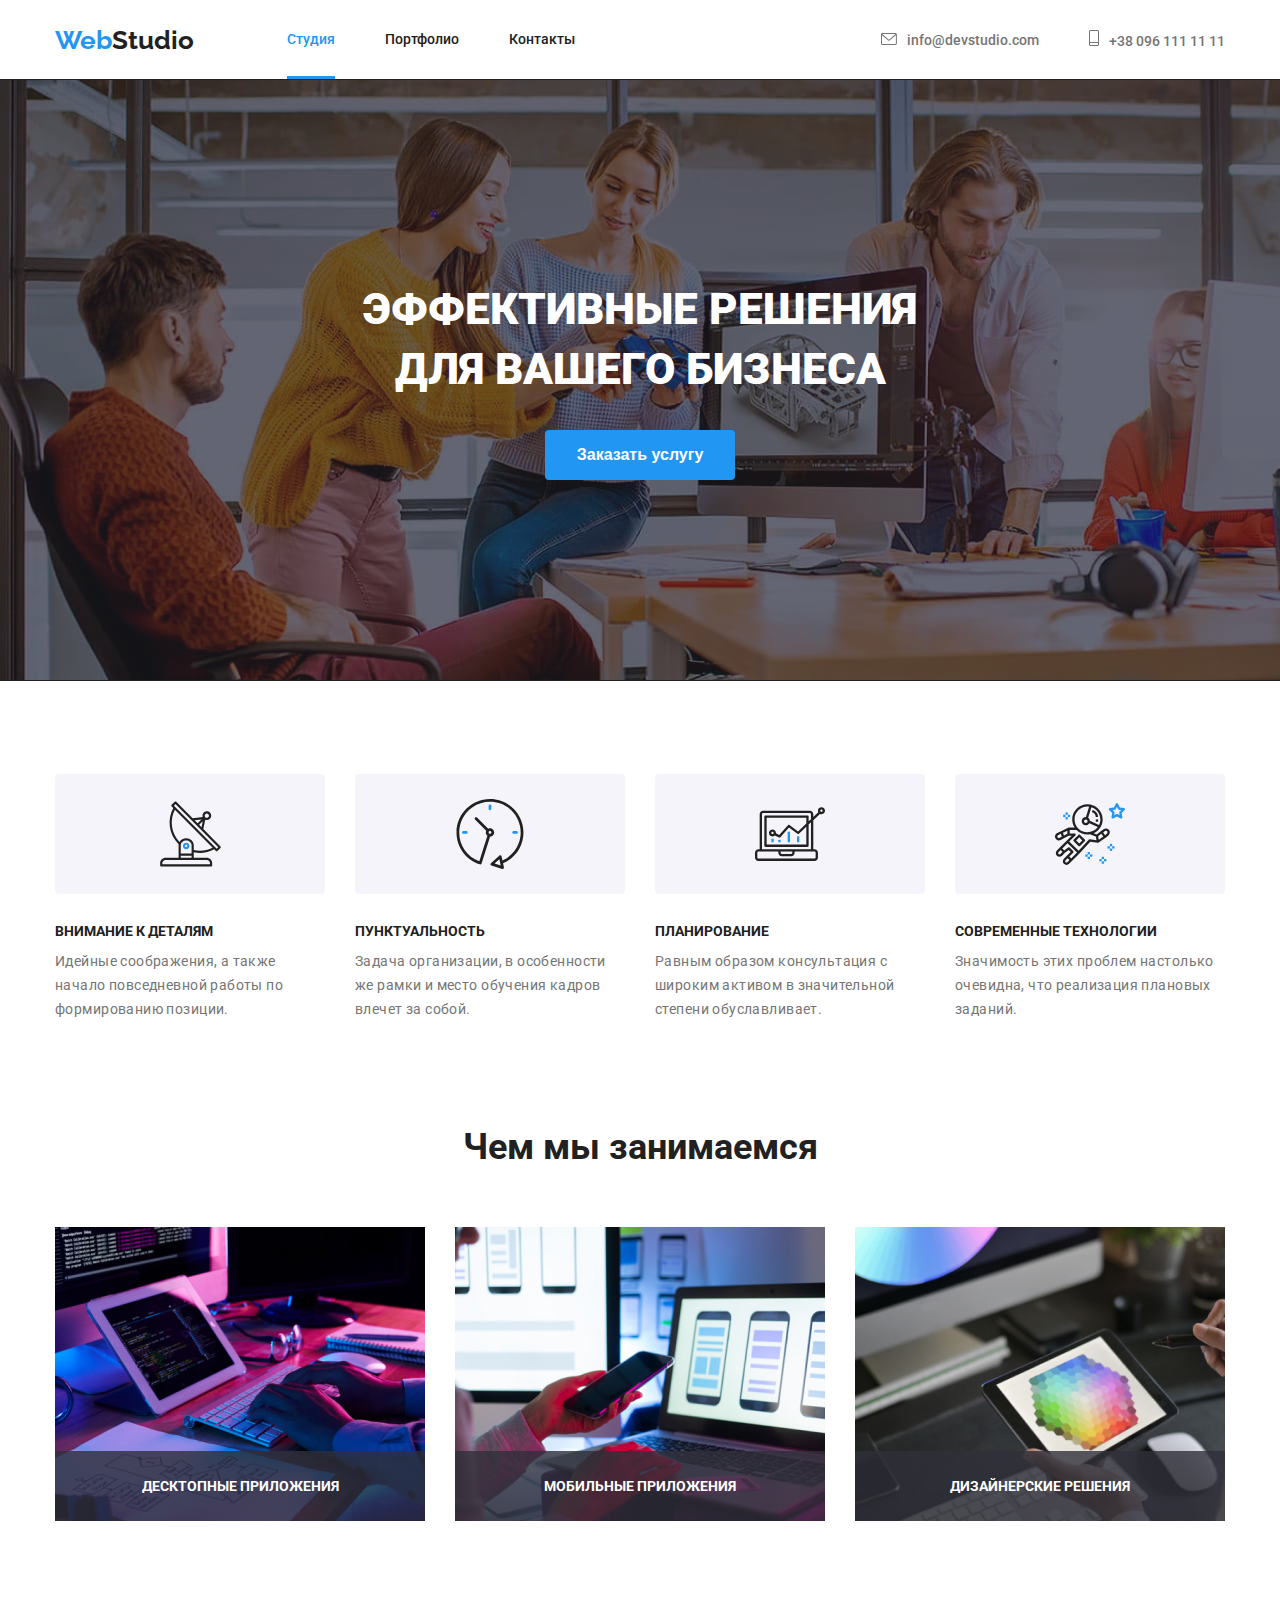
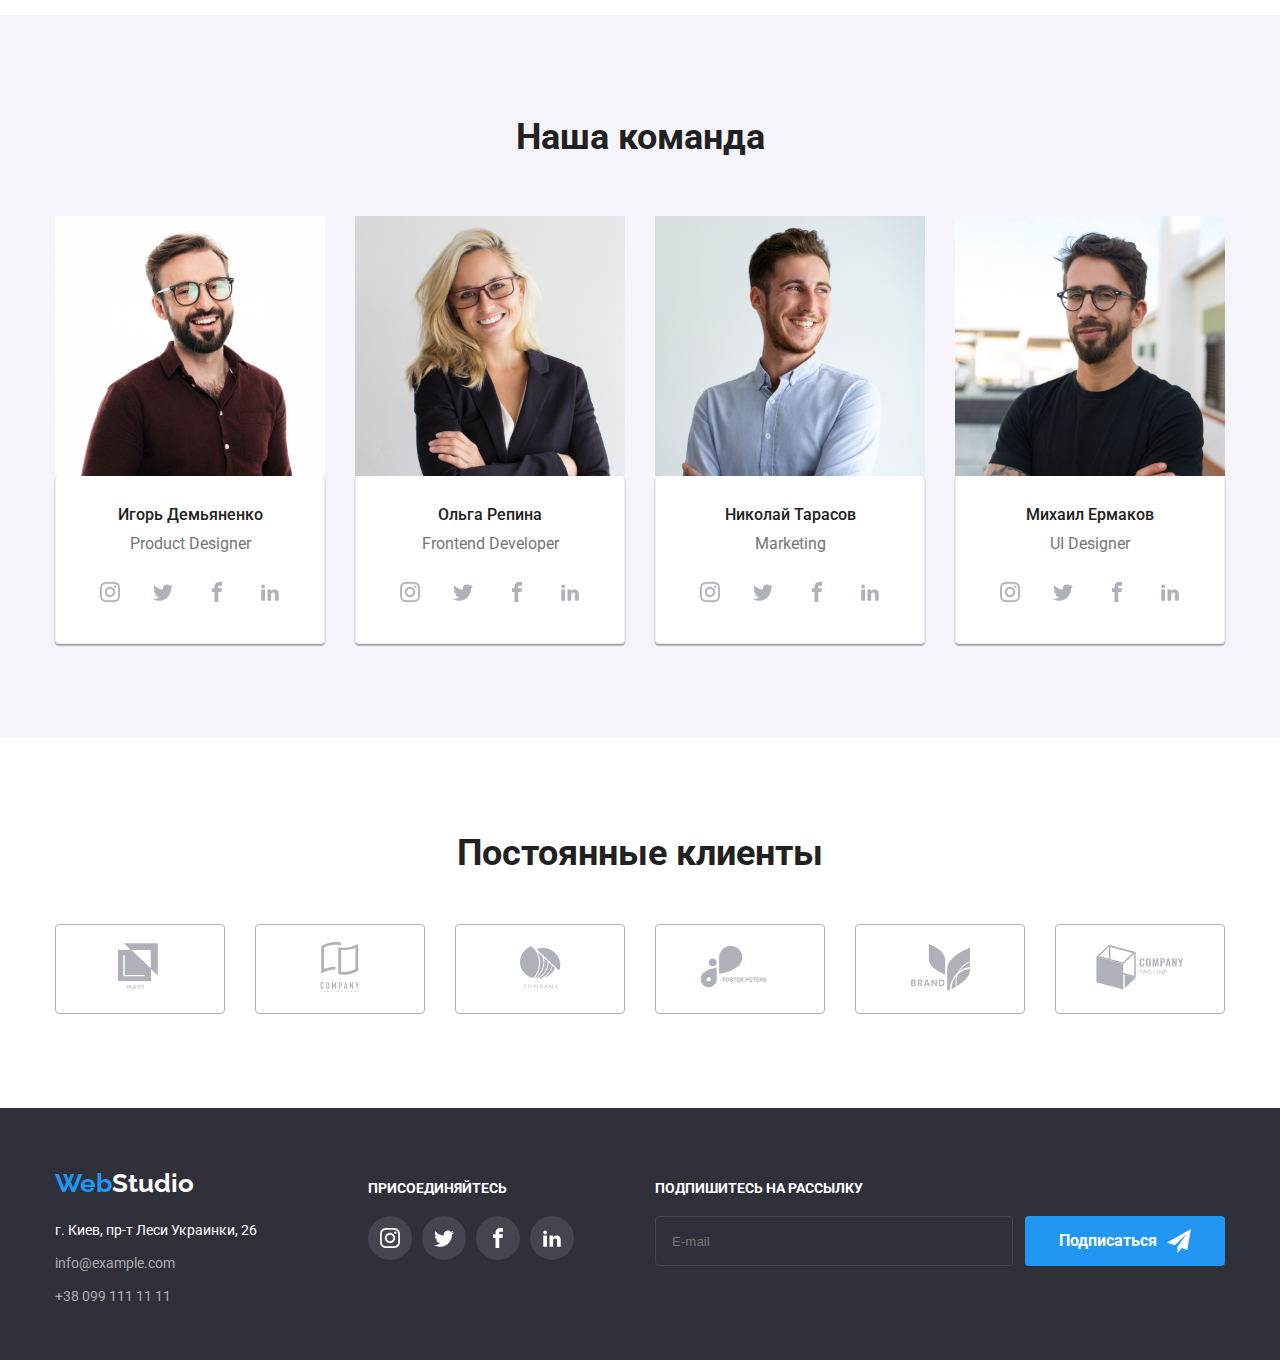
<file: index.html>
<!DOCTYPE html>
<html lang="ru">

<head>
    <meta charset="UTF-8" />
    <meta name="viewport" content="width=device-width, initial-scale=1.0" />
    <title>Homework1</title>
    <link
        href="https://fonts.googleapis.com/css2?family=Raleway:wght@700&family=Roboto:wght@400;500;700;900&display=swap"
        rel="stylesheet" />

    <link rel="stylesheet" href="./css/main.min.css" />

</head>

<body>
    <!--top line-->

    <header class="header-dec">
        <div class="container">
            <div class="main-div">
                <!--почему если не задать наву сласс маин-див дисплей флекс не работает?-->
                <nav class="main-nav">
                    <a href="./index.html" class="nav" aria-label="логотип"><span class="accent-logo"
                            lang="en">Web</span><span class="logo" lang="en">Studio</span></a>

                    <ul class="site-nav list">
                        <li class="item">
                            <a href="./index.html" class="link current">Студия</a></li>
                        <li class="item">
                            <a href="./portfolio.html" class="link">Портфолио</a>
                        </li>
                        <li class="item">
                            <a href="" class="link">Контакты</a>
                        </li>
                    </ul>
                </nav>

                <address class="navigation list">

                    <ul class="links-main">
                        <li class="item">
                            <a href="mailto:info@devstudio.com" class="link">
                                <svg class="icon-for-header-svg-m">
                                    <use href="./img/svg/sprite.svg#mail"></use>
                                </svg>info@devstudio.com</a>
                        </li>
                        <li class="item">
                            <a href="tel:+380961111111" class="link">
                                <svg class="icon-for-header-svg-t">
                                    <use href="./img/svg/sprite.svg#tel"></use>
                                </svg>+38 096 111 11 11</a>
                        </li>
                    </ul>

                </address>
            </div>
        </div>

    </header>

    <!--header-->
    <main>

        <section class="heading overlay-head">
            <div class="container">

                <h1 class="color-white">Эффективные решения <br>
                    для вашего бизнеса</h1>
                <button type="button" data-modal-open class="button-studio modal-btn" >Заказать услугу</button>
                
                <div class="backdrop is-hidden" data-modal>
                    <div class="modal">


                        <form class="modal-form">
                        
                            <h2 class="cap-for-form-head">Оставьте свои данные, мы вам перезвоним</h2>
                        <div class="modal-form-field">

                           <label for="name" class="modal-form-input-label" placeholder="">Имя</label>
                            <input type="text" class="modal-form-input" name="name" id="name" />
                            <svg class="modal-form-icon" width="12" height="12" class="modal-icon">
                                   <use href="./img/svg/sprite.svg#man"></use>
                               </svg>
                        </div>
                          
                        <div class="modal-form-field">

                        <label for="tel" class="modal-form-input-label" placeholder="">Телефон</label>
                            <input type="tel" class="modal-form-input" name="tel" id="tel" />
                            <svg class="modal-form-icon" width="13" height="13" class="modal-icon">
                                <use href="./img/svg/sprite.svg#telef"></use>
                            </svg>
                          
                        </div>
                            
                            
                        <div class="modal-form-field">

                            <label for="mail" class="modal-form-input-label" placeholder="">Почта</label>
                                <input type="email" class="modal-form-input" name="mail" id="mail" />
                                <svg class="modal-form-icon" width="15" height="12" class="modal-icon">
                                    <use href="./img/svg/sprite.svg#letter"></use>
                                </svg>
                            
                        </div>
                            <div class="modal-form-field">
                            <label for="user-message" class="modal-form-input-label">Комментарий</label>
                            <textarea name="" name="user-message" id="user-message" class="modal-form-message" placeholder="Введите текст"></textarea>
                        </div>

                            <div class="modal-check-flex">

                            <input type="checkbox" name="user-policy" id="user-policy" class="modal-form-check visually-hidden" />
                        <label for="user-policy" class="modal-form-label-check">
                            <span class="modal-agree"> Соглашаюсь с рассылкой и принимаю
                            <a href="#">Условия договора</a></span></label>
                    </div>
                           
                            <button type="submit" class="button-modal-form">Отправить</button>
                        
                        </form>


                        <button type="button" data-modal-close
                        class="close-modal">
                    <svg class="icon-for-button-studio">
                        <use href="./img/svg/sprite.svg#x"></use>
                    </svg></button>
                    </div>
                </div>
            </div>
        </section>
<!--       forms-->


        <!--benefits of cooperation-->




        <section class="main-features">
            <div class="container">

                <ul class="our-work-features bgc-benef">
                    <li class="benefits">
                        <div class="icons-benefits-four">
                            <svg class="icon-benefits-one" width="65" height="70">
                                <use href="./img/svg/sprite.svg#icon-antenna"></use>
                            </svg>
                        </div>

                        <h3 class="work-features-title">Внимание к деталям</h3>
                        <p class="text">
                            Идейные соображения, а также
                            начало повседневной работы по
                            формированию позиции.
                        </p>
                    </li>

                    <li class="benefits">
                        <div class="icons-benefits-four">
                            <svg class="icon-benefits-two" width="70" height="70">
                                <use href="./img/svg/sprite.svg#icon-clock"></use>
                            </svg>
                        </div>
                        <h3 class="work-features-title">Пунктуальность</h3>
                        <p class="text">
                            Задача организации, в особенности
                            же рамки и место обучения кадров
                            влечет за собой.
                        </p>
                    </li>
                    <li class="benefits">
                        <div class="icons-benefits-four">
                            <svg class="icon-benefits-three" width="70" height="70">
                                <use href="./img/svg/sprite.svg#icon-diagram"></use>
                            </svg>
                        </div>
                        <h3 class="work-features-title">Планирование</h3>
                        <p class="text">
                            Равным образом консультация с
                            широким активом в значительной
                            степени обуславливает.
                        </p>
                    </li>

                    <li class="benefits">
                        <div class="icons-benefits-four">
                            <svg class="icon-benefits-four" width="70" height="70">
                                <use href="./img/svg/sprite.svg#icon-astronaut"></use>
                            </svg>
                        </div>
                        <h3 class="work-features-title">Современные технологии</h3>
                        <p class="text">
                            Значимость этих проблем настолько
                            очевидна, что реализация плановых
                            заданий.
                        </p>
                    </li>
                </ul>
            </div>
        </section>

        <!-- what-we-do container-->

        <section class="about-work-section">
            <div class="container">
                <h2 class="section-title">Чем мы занимаемся</h2>
                <ul class="what-we-do-ul">
                    <li class="what-we-do-li">
                    <div class="image-work">
                        <img src="./img/we-do/img-fir.jpg" alt="десктопные приложения" width="370" height="294" 
                        />
                            
                        <p class="work-section-artic">Десктопные приложения</p>
                        </div>
                    </li>
                    <li class="what-we-do-li">
                        <div class="image-work">
                        <img src="./img/we-do/img-tw.jpg" alt="мобильные приложения" width="370" height="294" />
                    <p class="work-section-artic">Мобильные приложения</p>
                    </div>
                </li>
                    <li class="what-we-do-li">
                        <div class="image-work">
                        <img src="./img/we-do/img-th.jpg" alt="дизайнерские решения" width="370" height="294" />
                    <p class="work-section-artic">Дизайнерские решения</p>
                    </div>
                </li>
                </ul>
            </div>
        </section>


        <!--about our team container-->

        <section class="bgc-our-team">
            <div class="container">
                <h2 class="section-title">Наша команда</h2>


                <ul class="our-team-ul">
                    <li class="our-team-li">
                        <img src="./img/team/Igor.jpg" alt="Продук дизайнер Игорь" width="270" height="260" />
                        <div class="team-padding">
                            <h3 class="team">Игорь Демьяненко</h3>
                            <p class="description-team" lang="en">Product Designer</p>

                            <ul class="social-list">
                                <li class="social-list-item">
                                    <a href="#" class="social-list-item-links social-list-item-link-instagram">
                                        <svg class="social-list-svg">
                                            <use href="./img/svg/sprite.svg#icon-instagram"></use>

                                        </svg>
                                    </a>
                                </li>

                                <li class="social-list-item">
                                    <a href="#" class="social-list-item-links social-list-item-link-twitter">
                                        <svg class="social-list-svg">

                                            <use href="./img/svg/sprite.svg#icon-twitter"></use>

                                        </svg>
                                    </a>
                                </li>

                                <li class="social-list-item">
                                    <a href="#" class="social-list-item-links social-list-item-link-facebook">
                                        <svg class="social-list-svg">

                                            <use href="./img/svg/sprite.svg#icon-facebook"></use>

                                        </svg>
                                    </a>
                                </li>

                                <li class="social-list-item">
                                    <a href="#" class="social-list-item-links social-list-item-link-linkedin2">
                                        <svg class="social-list-svg">

                                            <use href="./img/svg/sprite.svg#icon-linkedin2"></use>

                                        </svg>
                                    </a>
                                </li>
                            </ul>




                        </div>
                    </li>
                    <li class="our-team-li">
                        <img src="./img/team/Olga.jpg" alt="Фронтэнд разработчик Ольга" width="270" height="260" />
                        <div class="team-padding">
                            <h3 class="team">Ольга Репина</h3>
                            <p class="description-team" lang="en">Frontend Developer</p>

                            <ul class="social-list">
                                <li class="social-list-item">
                                    <a href="#" class="social-list-item-links social-list-item-link-instagram">
                                        <svg class="social-list-svg">
                                            <use href="./img/svg/sprite.svg#icon-instagram"></use>

                                        </svg>
                                    </a>
                                </li>

                                <li class="social-list-item">
                                    <a href="#" class="social-list-item-links social-list-item-link-twitter">
                                        <svg class="social-list-svg">

                                            <use href="./img/svg/sprite.svg#icon-twitter"></use>

                                        </svg>
                                    </a>
                                </li>

                                <li class="social-list-item">
                                    <a href="#" class="social-list-item-links social-list-item-link-facebook">
                                        <svg class="social-list-svg">

                                            <use href="./img/svg/sprite.svg#icon-facebook"></use>

                                        </svg>
                                    </a>
                                </li>

                                <li class="social-list-item">
                                    <a href="#" class="social-list-item-links social-list-item-link-linkedin2">
                                        <svg class="social-list-svg">

                                            <use href="./img/svg/sprite.svg#icon-linkedin2"></use>

                                        </svg>
                                    </a>
                                </li>
                            </ul>

                        </div>
                    </li>
                    <li class="our-team-li">
                        <img src="./img/team/Nicolay.jpg" alt="Маркетолог Николай" width="270" height="260" />
                        <div class="team-padding">
                            <h3 class="team">Николай Тарасов</h3>
                            <p class="description-team" lang="en">Marketing</p>
                            <ul class="social-list">
                                <li class="social-list-item">
                                    <a href="#" class="social-list-item-links social-list-item-link-instagram">
                                        <svg class="social-list-svg">
                                            <use href="./img/svg/sprite.svg#icon-instagram"></use>

                                        </svg>
                                    </a>
                                </li>

                                <li class="social-list-item">
                                    <a href="#" class="social-list-item-links social-list-item-link-twitter">
                                        <svg class="social-list-svg">

                                            <use href="./img/svg/sprite.svg#icon-twitter"></use>

                                        </svg>
                                    </a>
                                </li>

                                <li class="social-list-item">
                                    <a href="#" class="social-list-item-links social-list-item-link-facebook">
                                        <svg class="social-list-svg">

                                            <use href="./img/svg/sprite.svg#icon-facebook"></use>

                                        </svg>
                                    </a>
                                </li>

                                <li class="social-list-item">
                                    <a href="#" class="social-list-item-links social-list-item-link-linkedin2">
                                        <svg class="social-list-svg">

                                            <use href="./img/svg/sprite.svg#icon-linkedin2"></use>

                                        </svg>
                                    </a>
                                </li>
                            </ul>

                        </div>
                    </li>
                    <li class="our-team-li">
                        <img src="./img/team/Michail.jpg" alt="UI Дизайнер Михаил" width="270" height="260" />
                        <div class="team-padding">
                            <h3 class="team">Михаил Ермаков</h3>
                            <p class="description-team" lang="en">UI Designer</p>
                            <ul class="social-list">
                                <li class="social-list-item">
                                    <a href="#" class="social-list-item-links social-list-item-link-instagram">
                                        <svg class="social-list-svg">
                                            <use href="./img/svg/sprite.svg#icon-instagram"></use>

                                        </svg>
                                    </a>
                                </li>

                                <li class="social-list-item">
                                    <a href="#" class="social-list-item-links social-list-item-link-twitter">
                                        <svg class="social-list-svg">

                                            <use href="./img/svg/sprite.svg#icon-twitter"></use>

                                        </svg>
                                    </a>
                                </li>

                                <li class="social-list-item">
                                    <a href="#" class="social-list-item-links social-list-item-link-facebook">
                                        <svg class="social-list-svg">

                                            <use href="./img/svg/sprite.svg#icon-facebook"></use>

                                        </svg>
                                    </a>
                                </li>

                                <li class="social-list-item">
                                    <a href="#" class="social-list-item-links social-list-item-link-linkedin2">
                                        <svg class="social-list-svg">

                                            <use href="./img/svg/sprite.svg#icon-linkedin2"></use>

                                        </svg>
                                    </a>
                                </li>
                            </ul>

                        </div>
                    </li>
                </ul>
            </div>
        </section>


        <section class="our-clients">
            <div class="container">
                <h2 class="section-title-clients">Постоянные клиенты</h2>
                <ul class="our-clients-ul">
                    <li class="our-clients-li">
                        <a href="#" class="clients-hover-one">
                            <svg class="logo-clients-svg" width="44" height="49">
                                <use href="./img/svg/sprite.svg#icon-logo-1"></use>
                            </svg>
                        </a>
                    </li>

                    <li class="our-clients-li">
                        <a href="#" class="clients-hover-two">
                            <svg class="logo-clients-svg" width="40" height="50">
                                <use href="./img/svg/sprite.svg#icon-logo-2"></use>
                            </svg>
                        </a>
                    </li>

                    <li class="our-clients-li">
                        <a href="#" class="clients-hover-three">
                            <svg class="logo-clients-svg" width="41" height="43">
                                <use href="./img/svg/sprite.svg#icon-logo-3"></use>
                            </svg>
                        </a>
                    </li>

                    <li class="our-clients-li">
                        <a href="#" class="clients-hover-four">
                            <svg class="logo-clients-svg" width="80" height="42">
                                <use href="./img/svg/sprite.svg#icon-logo-4"></use>
                            </svg>
                        </a>
                    </li>

                    <li class="our-clients-li">
                        <a href="#" class="clients-hover-five">
                            <svg class="logo-clients-svg" width="59" height="47">
                                <use href="./img/svg/sprite.svg#icon-logo-5"></use>
                            </svg>
                        </a>
                    </li>

                    <li class="our-clients-li">
                        <a href="#" class="clients-hover-six">
                            <svg class="logo-clients-svg" width="88" height="45">
                                <use href="./img/svg/sprite.svg#icon-logo-6  "></use>
                            </svg>
                        </a>
                    </li>

                </ul>
            </div>
        </section>
    </main>
    <!--page footer-->



    <footer class="footer">
        <div class="container">
            <div class="two-colons-footer">
                <div class="decor-footer-logo">
                    <a href="./index.html" class="nav"><span class="accent-logo" lang="en">Web</span><span
                            class="logotip" lang="en">Studio</span></a>

                    <!--contact container-->
                    <div class="box-for-footer">
                        <address class="footer-addr">
                            <ul class="foot-main">
                                <li class="footer-li">г. Киев, пр-т Леси Украинки, 26</li>
                                <li class="footer-li">
                                    <a href="mailto:info@example.com" class="footer-link">info@example.com</a>
                                </li>
                                <li class="footer-li">
                                    <a href="tel:+380991111111" class="footer-link">+38 099 111 11 11</a>
                                </li>
                            </ul>
                        </address>
                    </div>
                </div>

                <div class="footer-box-links">


                    <h2 class="join-us-footer">Присоединяйтесь</h2>
                    <ul class="social-list-footer">

                        <li class="social-list-item">
                            <a href="#" class="social-list-item-footer-links social-footer-link-instagram">
                                <svg class="social-list-footer-svg">
                                    <use href="./img/svg/sprite.svg#icon-instagram"></use>

                                </svg>
                            </a>
                        </li>

                        <li class="social-list-item">
                            <a href="#" class="social-list-item-footer-links social-footer-link-twitter">
                                <svg class="social-list-footer-svg">

                                    <use href="./img/svg/sprite.svg#icon-twitter"></use>

                                </svg>
                            </a>
                        </li>

                        <li class="social-list-item">
                            <a href="#" class="social-list-item-footer-links social-footer-link-facebook">
                                <svg class="social-list-footer-svg">

                                    <use href="./img/svg/sprite.svg#icon-facebook"></use>

                                </svg>
                            </a>
                        </li>

                        <li class="social-list-item">
                            <a href="#" class="social-list-item-footer-links social-footer-link-linkedin2">
                                <svg class="social-list-footer-svg">

                                    <use href="./img/svg/sprite.svg#icon-linkedin2"></use>

                                </svg>
                            </a>
                        </li>
                    </ul>

                </div>

            <div>
                <h2 class="join-us-footer-email">Подпишитесь на рассылку</h2>
                <form action="#" class="email-form-foot">

                <label for="mail"></label>
                <input type="email" class="contact-form-email" name="mail" id="mail" placeholder="E-mail" />
           

                <button type="submit" class="button-form-foot but-foot">Подписаться
                    <svg class="icon-for-form-foot">
                        <use href="./img/svg/sprite.svg#plane"></use>
                    </svg>
                </button>
               
            </form>
            </div>



            </div>
        </div>
    </footer>
<script src="./js/modal.js"></script>
</body>

</html>
</file>
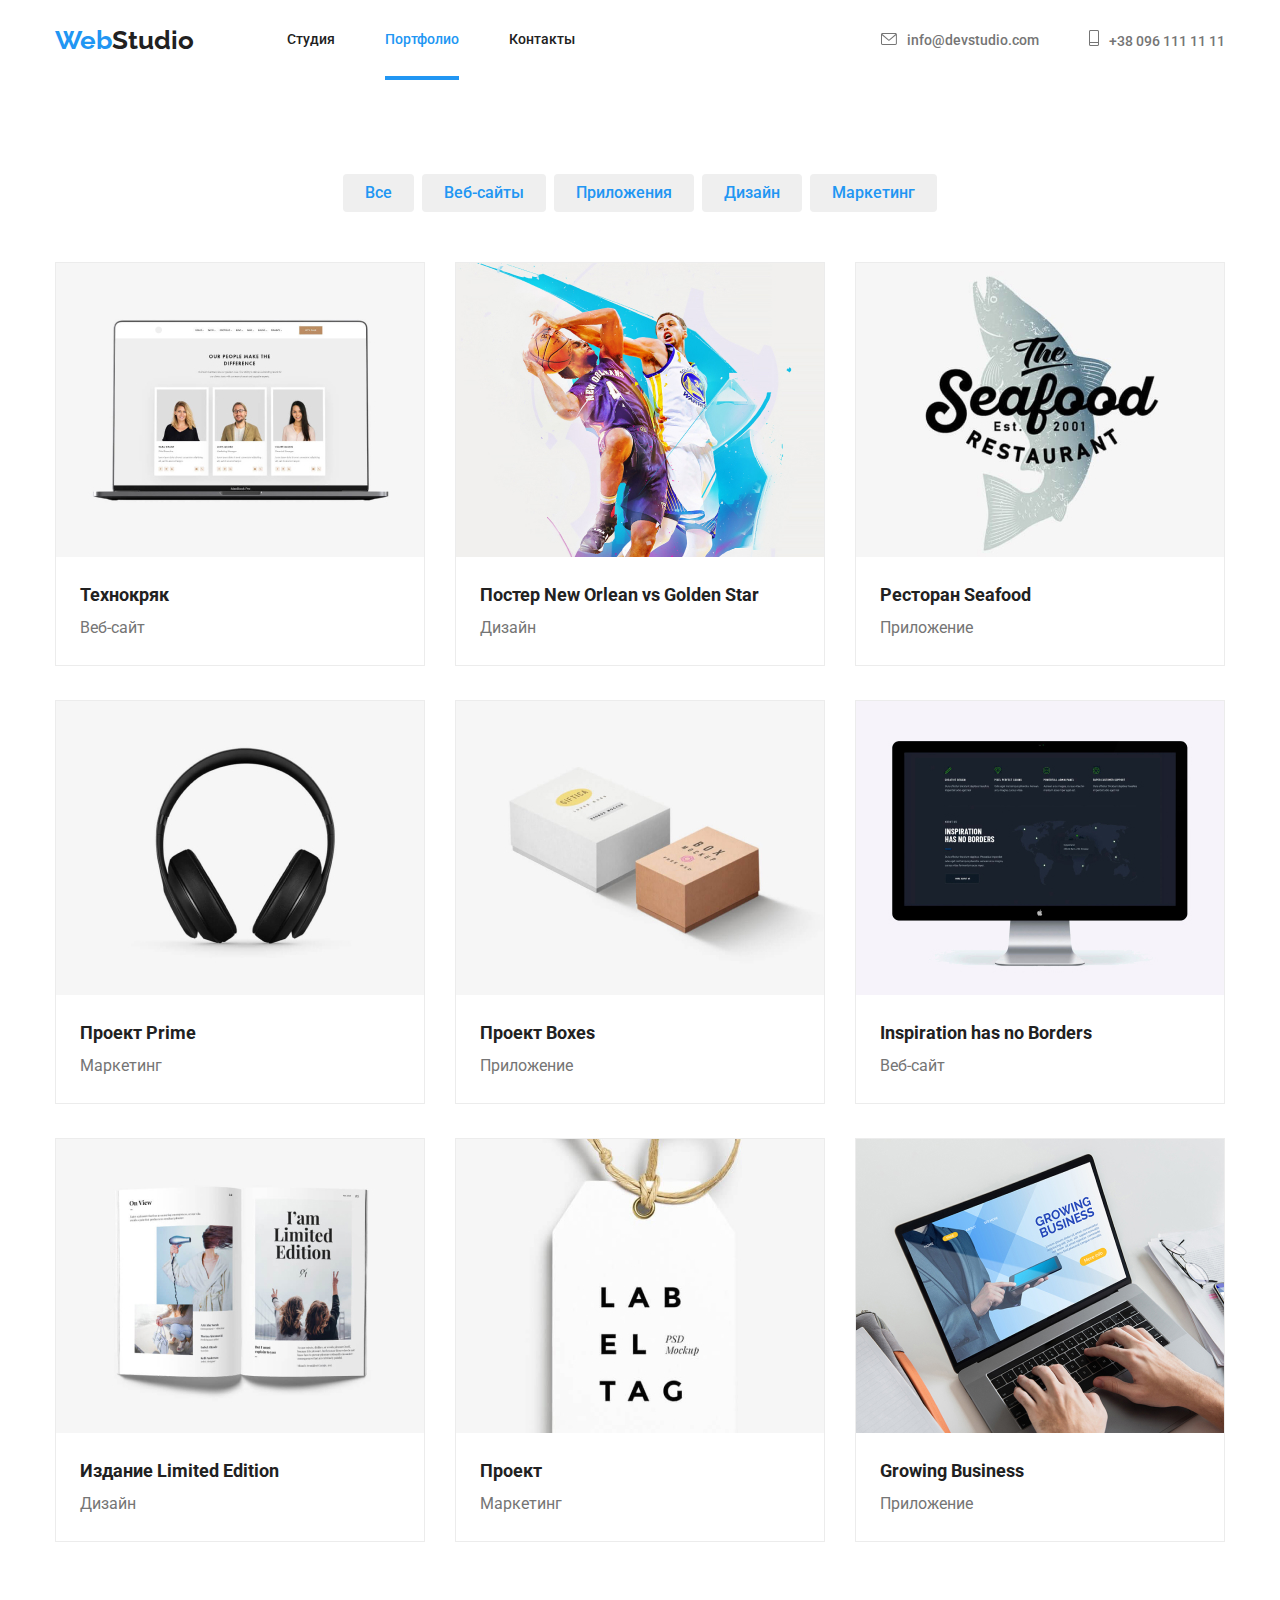
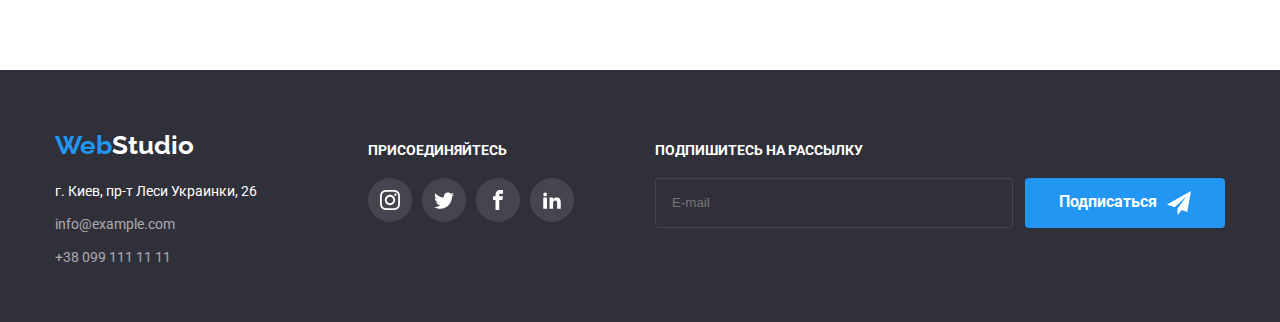
<file: portfolio.html>
<!DOCTYPE html>
<html lang="ru">

<head>
    <meta charset="UTF-8" />
    <meta name="viewport" content="width=device-width, initial-scale=1.0" />
    <title>Document</title>
    <link
        href="https://fonts.googleapis.com/css2?family=Raleway:wght@700&family=Roboto:wght@400;500;700;900&display=swap"
        rel="stylesheet" />
    <link rel="stylesheet" href="./css/main.min.css" />
</head>

<body>
    <!--top line-->

    <header class="header-dec border-for-header">
        <div class="container">
            <div class="main-div">
                <!--почему если не задать наву сласс маин-див дисплей флекс не работает?-->
                <nav class="main-nav">
                    <a href="./index.html" class="nav" aria-label="логотип"><span class="accent-logo"
                            lang="en">Web</span><span class="logo" lang="en">Studio</span></a>

                    <ul class="site-nav list">
                        <li class="item">
                            <a href="./index.html" class="link">Студия</a></li>
                        <li class="item">
                            <a href="./portfolio.html" class="link current">Портфолио</a>
                        </li>
                        <li class="item">
                            <a href="" class="link">Контакты</a>
                        </li>
                    </ul>
                </nav>

                <address class="navigation list">

                    <ul class="links-main">
                        <li class="item">
                            <a href="mailto:info@devstudio.com" class="link">
                                <svg class="icon-for-header-svg-m">
                                    <use href="./img/svg/sprite.svg#mail"></use>
                                </svg>info@devstudio.com</a>
                        </li>
                        <li class="item">
                            <a href="tel:+380961111111" class="link">
                                <svg class="icon-for-header-svg-t">
                                    <use href="./img/svg/sprite.svg#tel"></use>
                                </svg>+38 096 111 11 11</a>
                        </li>
                    </ul>



                </address>
            </div>
        </div>

    </header>

    <main>

        <section class="buttons-section">
            <div class="container">
                <ul class="button">
                    <li class="title">
                        <button type="button" class="but">Все</button></li>
                    <li class="title">
                        <button type="button" class="but">Веб-сайты</button>
                    </li>
                    <li class="title">
                        <button type="button" class="but">Приложения</button>
                    </li>
                    <li class="title">
                        <button type="button" class="but">Дизайн</button>
                    </li>
                    <li class="title">
                        <button type="button" class="but">Маркетинг</button>
                    </li>
                </ul>

                <ul class="features-portfolio border-for-cards-portfolio">

                    <li class="features-li">
                        <div class="border-for-cards">

                            <div class="overlay">
                                <img src="./img/img-one.jpg" alt="Веб-сайт" width="370" height="294" />

                                <div class="text-cards-overlay">
                                    <p class="portfolio-text-for-cards">Технокряк это современная площадка
                                        распространения коронавируса. Компании используют
                                        эту платформу для цифрового
                                        шпионажа и атак на защищённые сервера конкурентов.</p>
                                </div>
                            </div>


                            <div class="padding-for-cards-port">
                                <h2 class="titles-function-port">Технокряк</h2>
                                <p class="text-elem">Веб-сайт</p>
                            </div>


                        </div>
                    </li>

                    <li class="features-li">
                        <div class="border-for-cards">

                            <img src="./img/img-two.jpg" alt="Дизайн" width="370" height="294" />
                            <div class="padding-for-cards-port">
                                <h2 class="titles-function-port">Постер <span lang="en">New Orlean vs Golden Star</span>
                                </h2>
                                <p class="text-elem">Дизайн</p>
                                <p></p>
                            </div>
                        </div>
                    </li>
                    <li class="features-li">
                        <div class="border-for-cards">

                            <img src="./img/img-third.jpg" alt="Ресторан Seafood" width="370" height="294" />
                            <div class="padding-for-cards-port">
                                <h2 class="titles-function-port">Ресторан <span lang="en">Seafood</span></h2>
                                <p class="text-elem">Приложение</p>
                                <p></p>
                            </div>
                        </div>
                    </li>


                    <li class="features-li">
                        <div class="border-for-cards">

                            <img src="./img/img-fo.jpg" alt="Проект Prime" width="370" height="294" />
                            <div class="padding-for-cards-port">
                                <h2 class="titles-function-port">Проект <span lang="en">Prime</span></h2>
                                <p class="text-elem">Маркетинг</p>
                                <p></p>
                            </div>
                        </div>
                    </li>
                    <li class="features-li">
                        <div class="border-for-cards">

                            <img src="./img/img-fi.jpg" alt="Boxes" width="370" height="294" />
                            <div class="padding-for-cards-port">
                                <h2 class="titles-function-port">Проект <span lang="en">Boxes</span></h2>
                                <p class="text-elem">Приложение</p>
                                <p></p>
                            </div>
                        </div>
                    </li>
                    <li class="features-li">
                        <div class="border-for-cards">

                            <img src="./img/img-six.jpg" alt="Веб-сайт" width="370" height="294" />
                            <div class="padding-for-cards-port">
                                <h2 class="titles-function-port" lang="en">Inspiration has no Borders</h2>
                                <p class="text-elem">Веб-сайт</p>
                                <p></p>
                            </div>
                        </div>
                    </li>

                    <li class="features-li">
                        <div class="border-for-cards">

                            <img src="./img/img-sev.jpg" alt="Издание Limited Edition" width="370" height="294" />
                            <div class="padding-for-cards-port">
                                <h2 class="titles-function-port">Издание <span lang="en">Limited Edition</span></h2>
                                <p class="text-elem">Дизайн</p>
                                <p></p>
                            </div>
                        </div>
                    </li>
                    <li class="features-li">
                        <div class="border-for-cards">

                            <img src="./img/img-eig.jpg" alt="Проект LAB" width="370" height="294" />
                            <div class="padding-for-cards-port">
                                <h2 class="titles-function-port">Проект</h2>
                                <p class="text-elem">Маркетинг</p>
                                <p></p>
                            </div>
                        </div>
                    </li>
                    <li class="features-li">
                        <div class="border-for-cards">

                            <img src="./img/img-nin.jpg" alt="Growing Business" width="370" height="294" />
                            <div class="padding-for-cards-port">
                                <h2 class="titles-function-port" lang="en">Growing Business</h2>
                                <p class="text-elem">Приложение</p>
                                <p></p>
                            </div>
                        </div>
                    </li>
                </ul>
            </div>
        </section>

    </main>

    <!--page footer-->

<footer class="footer">
    <div class="container">
        <div class="two-colons-footer">
            <div class="decor-footer-logo">
                <a href="./index.html" class="nav"><span class="accent-logo" lang="en">Web</span><span class="logotip"
                        lang="en">Studio</span></a>

                <!--contact container-->
                <div class="box-for-footer">
                    <address class="footer-addr">
                        <ul class="foot-main">
                            <li class="footer-li">г. Киев, пр-т Леси Украинки, 26</li>
                            <li class="footer-li">
                                <a href="mailto:info@example.com" class="footer-link">info@example.com</a>
                            </li>
                            <li class="footer-li">
                                <a href="tel:+380991111111" class="footer-link">+38 099 111 11 11</a>
                            </li>
                        </ul>
                    </address>
                </div>
            </div>

            <div class="footer-box-links">


                <h2 class="join-us-footer">Присоединяйтесь</h2>
                <ul class="social-list-footer">

                    <li class="social-list-item">
                        <a href="#" class="social-list-item-footer-links social-footer-link-instagram">
                            <svg class="social-list-footer-svg">
                                <use href="./img/svg/sprite.svg#icon-instagram"></use>

                            </svg>
                        </a>
                    </li>

                    <li class="social-list-item">
                        <a href="#" class="social-list-item-footer-links social-footer-link-twitter">
                            <svg class="social-list-footer-svg">

                                <use href="./img/svg/sprite.svg#icon-twitter"></use>

                            </svg>
                        </a>
                    </li>

                    <li class="social-list-item">
                        <a href="#" class="social-list-item-footer-links social-footer-link-facebook">
                            <svg class="social-list-footer-svg">

                                <use href="./img/svg/sprite.svg#icon-facebook"></use>

                            </svg>
                        </a>
                    </li>

                    <li class="social-list-item">
                        <a href="#" class="social-list-item-footer-links social-footer-link-linkedin2">
                            <svg class="social-list-footer-svg">

                                <use href="./img/svg/sprite.svg#icon-linkedin2"></use>

                            </svg>
                        </a>
                    </li>
                </ul>

            </div>

            <div>
                <h2 class="join-us-footer-email">Подпишитесь на рассылку</h2>
                <form action="#" class="email-form-foot">

                    <label for="mail"></label>
                    <input type="email" class="contact-form-email" name="mail" id="mail" placeholder="E-mail" />


                    <button type="submit" class="button-form-foot but-foot">Подписаться
                        <svg class="icon-for-form-foot">
                            <use href="./img/svg/sprite.svg#plane"></use>
                        </svg>
                    </button>

                </form>
            </div>



        </div>
    </div>
</footer>

</body>

</html>
</file>
<file: css/main.min.css>
*{padding:0;margin:0}*,*:before,*:after{box-sizing:border-box}nav,footer,header,aside{display:block}img{display:block}body{color:#757575;background-color:#fff;font-family:Roboto, sans-serif}ul{list-style:none}.main-nav{display:flex;align-items:center;margin-right:auto}.nav{text-decoration:none}.nav .accent-logo{color:#2196f3;font-family:Raleway, sans-serif;font-weight:700;font-size:26px;line-height:1.19;text-decoration:none}.nav .logo{color:#212121;font-family:Raleway, sans-serif;font-weight:700;font-size:26px;line-height:1.19;text-decoration:none}.logotip{color:#fff;font-family:Raleway, sans-serif;font-weight:700;font-size:26px;line-height:1.19;text-decoration:none}.main-div{display:flex;align-items:center;margin-right:auto}.site-nav .link{display:block;color:#212121;font-family:inherit;font-weight:500;font-size:14px;line-height:1.14;text-decoration:none;padding-top:32px;transition:all 250ms cubic-bezier(0.4, 0, 0.2, 1)}.site-nav .link:hover,.site-nav .link:focus{color:#2196f3}.site-nav .link.current{color:#2196f3}.site-nav .link.current::after{display:block;content:"";height:4px;width:100%;background-color:#2196f3;margin:0 auto;margin-top:28px;transition:all 250ms cubic-bezier(0.4, 0, 0.2, 1)}.navigation{margin-left:auto}.navigation .link{color:#757575;font-family:inherit;font-weight:500;font-size:14px;line-height:1.14;text-decoration:none;font-style:normal;transition:all 250ms cubic-bezier(0.4, 0, 0.2, 1)}.navigation .link:hover,.navigation .link:focus{color:#2196f3}.navigation.link.current{color:#2196f3}.site-nav{display:flex;margin-left:93px}.site-nav .item+.item{margin-left:50px}.links-main{display:flex;align-items:center}.links-main .item+.item{padding-left:50px}.icon-for-header-svg-m{width:16px;height:12px;margin-right:10px;fill:#757575;transition:all 250ms cubic-bezier(0.4, 0, 0.2, 1)}.icon-for-header-svg-t{width:10px;height:16px;margin-right:10px;fill:#757575;transition:all 250ms cubic-bezier(0.4, 0, 0.2, 1)}.link:hover .icon-for-header-svg-m{fill:#2196f3}.link:hover .icon-for-header-svg-t{fill:#2196f3}.heading{background-color:#2f303a;box-sizing:border-box;height:600px;padding-top:200px;padding-bottom:280px}.overlay-head{flex-grow:1;max-width:1600px;height:600px;margin-left:auto;margin-right:auto;background-color:#2f303a;outline:1px solid #212121;background-image:linear-gradient(rgba(47,48,58,0.4), rgba(47,48,58,0.4)),url("../img/fon/imj-for-header.jpg");background-repeat:no-repeat;background-size:cover}.container{margin-left:auto;margin-right:auto;padding-left:15px;padding-right:15px;width:1200px}.color-white{color:#fff;font-weight:900;font-size:44px;line-height:1.36;text-align:center;text-transform:uppercase;margin-bottom:30px}.button-studio{color:#fff;background-color:#2196f3;font-weight:700;font-size:16px;line-height:1.87;border:0px;border-radius:4px;padding:10px 32px;text-align:center;margin-top:30px;display:block;margin:auto}.backdrop{position:fixed;top:0;left:0;width:100%;height:100%;background-color:rgba(0,0,0,0.2);transition:all 250ms cubic-bezier(0.4, 0, 0.2, 1);z-index:1}.modal{position:absolute;top:50%;left:50%;transform:translate(-50%, -50%);width:528px;height:581px;border-radius:4px;background-color:#fff;box-shadow:0px 1px 3px rgba(0,0,0,0.12),0px 1px 1px rgba(197,121,121,0.14),0px 2px 1px rgba(0,0,0,0.2);padding:40px}.modal .close-modal{position:absolute;top:8px;right:8px;width:30px;height:30px;background-color:transparent;border:1px solid rgba(0,0,0,0.2);border-radius:50%;cursor:pointer}.icon-for-button-studio{width:11px;height:11px;top:3px;left:4px;fill:#212121}.close-modal:hover .icon-for-button-studio{fill:#2196f3}.is-hidden{opacity:0;visibility:hidden;pointer-events:none}.cap-for-form-head{font-weight:700;font-size:20px;line-height:1.15;text-align:center;letter-spacing:0.03em;color:#212121;width:100%;margin-bottom:30px}.modal-form{display:flex;flex-direction:column;top:-20px;left:0}.modal-form-field{position:relative;margin-bottom:10px}.modal-form-input-label{position:relative;font-family:inherit;font-size:12px;line-height:1.418;letter-spacing:0.1em;margin-bottom:4px;display:block}.modal-form-input-label:hover .modal-form-icon{fill:#2196f3}.modal-form-input-label:focus .modal-form-icon{fill:#2196f3}.modal-form-icon{position:absolute;top:20px;left:12px;transform:translateY(100%)}.modal-form-input{width:448px;height:40px;padding-left:42px;border-radius:4px;border:1px solid rgba(33,33,33,0.2);top:0;left:0}.modal-form-input:hover,.modal-form-input:focus{border-color:#2196f3;outline:none}.modal-form-input:focus+.modal-form-icon{fill:#2196f3}.modal-form-input:focus ~ .modal-form-icon svg{fill:#2196f3}.modal-form-message:focus{outline:none}.modal-form-message{width:100%;height:120px;resize:none;border:1px solid rgba(33,33,33,0.2);border-radius:4px;padding:12px 16px}.modal-form-check:before{display:block;content:"";width:16px;height:15px;border:1px solid #2196f3}.modal-form-label-check::before{content:"";display:block;width:16px;height:15px;border:1px solid #000}.modal-form-check:checked+.modal-form-label-check::before{background-image:url("../img/svg/icon-check.png")}.modal-form-label-check{font-size:14px;font-weight:400;line-height:1.714}.modal-form-label-check{display:flex}.modal-agree{margin-left:7px;display:block}.button-modal-form{color:#fff;font-weight:700;font-size:16px;line-height:1.875;width:200px;height:50px;border:1px solid #2196f3;border-radius:4px;background:#2196f3;box-shadow:0px 4px 4px rgba(0,0,0,0.15);border-radius:4px;align-items:center;margin-top:30px;display:block;margin:auto;margin-top:30px}.modal-form-icon-gal:focus{fill:#fff;background-color:#2196f3}.visually-hidden{visibility:hidden;position:absolute}.icons-benefits-four{display:flex;justify-content:center;align-items:center;box-sizing:border-box;height:120px;width:270px;background-color:#f5f4fa;border:1px solid #f5f4fa;border-radius:4px;margin-bottom:30px;transition:all 250ms cubic-bezier(0.4, 0, 0.2, 1)}.icons-benefits-four:hover{border:2px solid #2196f3}.icons-benefits-four:hover svg{fill:#2196f3}.our-work-features .benefits+.benefits{margin-left:30px}.main-features{padding-top:94px}.our-work-features .work-features-title{font-weight:700;font-size:14px;line-height:1.14;text-transform:uppercase;color:#212121}.benefits .work-features-title+.work-features-title{margin-left:30px}.benefits .work-features-title{margin-bottom:10px}.our-work-features .text{font-weight:400;font-size:14px;line-height:1.71;letter-spacing:0.03em}.text{width:270px;height:75px;color:#757575}.bgc-benef{background-color:#fff}.our-work-features{display:flex}.what-we-do-ul{display:flex}.what-we-do-ul .what-we-do-li+.what-we-do-li{padding-left:30px}.about-work-section{padding-top:94px;padding-bottom:94px}.image-work{position:relative;width:100%}.work-section-artic{text-transform:uppercase;font-weight:700;font-size:14px;color:#fff;position:absolute;left:0;width:100%;height:70px;bottom:0;background:rgba(47,48,58,0.8);display:flex;align-items:center;justify-content:center}.section-title{color:#212121;font-weight:700;font-size:36px;line-height:1.6;text-align:center;padding-bottom:50px}.bgc-our-team{background-color:#f5f4fa;padding-top:94px;padding-bottom:94px}.our-team-ul{display:flex}.our-team-ul .our-team-li+.our-team-li{padding-left:30px}.team{color:#212121;font-weight:500;font-size:16px;line-height:1.18;text-align:center;margin-bottom:10px}.team-padding{border-left:1px solid #ececec;border-right:1px solid #ececec;border-bottom:1px solid #ececec;border-radius:4px;background-color:#fff;padding-top:30px;padding-bottom:30px;box-sizing:border-box;height:168px;width:270px;padding-left:32px;padding-right:32px;box-shadow:0px 1px 3px rgba(0,0,0,0.12),0px 1px 1px rgba(0,0,0,0.14),0px 2px 1px rgba(0,0,0,0.2);transition:all 250ms cubic-bezier(0.4, 0, 0.2, 1)}.description-team{font-size:16px;line-height:1.18;text-align:center;margin-bottom:16px}.social-list{display:flex;justify-content:space-between}.social-list-svg{width:20px;height:20px}.social-list-item-links{display:flex;justify-content:center;align-items:center;width:44px;height:44px;border-radius:50%;background-color:#fff;transition:all 250ms cubic-bezier(0.4, 0, 0.2, 1)}.social-list-item-links:hover,.social-list-item-links:focus{fill:#fff;background-color:#2196f3}.social-list-item-links:hover svg{fill:#fff}.social-list-item-link-instagram{fill:#afb1b8}.social-list-item-link-twitter{fill:#afb1b8}.social-list-item-link-facebook{fill:#afb1b8}.social-list-item-link-linkedin2{fill:#afb1b8}.section-title-clients{color:#212121;font-weight:700;font-size:36px;line-height:1.171;text-align:center;padding-bottom:50px}.our-clients{box-sizing:border-box;height:370px;background-color:#fff;padding-top:94px;padding-bottom:94px}.our-clients-ul{display:flex;justify-content:spase-around}.our-clients-ul .our-clients-li+.our-clients-li{margin-left:30px}.our-clients-li{display:flex;justify-content:center;align-items:center;border:1px solid #afb1b8;border-radius:4px;background-color:#fff;box-sizing:border-box;height:90px;width:170px;transition:all 250ms cubic-bezier(0.4, 0, 0.2, 1)}.our-clients-li:hover{border:1px solid #2196f3;transition:all 250ms cubic-bezier(0.4, 0, 0.2, 1)}.our-clients-li:hover svg{fill:#2196f3;transition:all 250ms cubic-bezier(0.4, 0, 0.2, 1)}.logo-clients-svg{fill:#afb1b8;transition:all 250ms cubic-bezier(0.4, 0, 0.2, 1)}.foot-main{box-sizing:border-box;width:231px;height:105px}.footer{background-color:#2f303a;text-decoration:none;list-style:none;box-sizing:border-box;height:252px;padding-top:60px;padding-bottom:60px;display:flex}.footer-addr{color:#fff;font-size:14px;line-height:1.71;font-style:normal}.footer-link{color:rgba(255,255,255,0.6);font-size:14px;line-height:1.71;text-decoration:none;list-style:none}.footer-li:first-child{margin-top:20px}.footer-li{margin-top:9px}.footer-tel{margin-top:9px}.join-us-footer{color:#fff;font-weight:700;font-size:14px;line-height:1.142;text-transform:uppercase;display:flex;align-items:center;margin-bottom:20px;padding-top:12px}.social-list-footer{display:flex;justify-content:center;align-items:center;margin-right:auto}.social-list-footer-svg{width:20px;height:20px}.social-list-footer .social-list-item+.social-list-item{margin-left:10px}.social-list-item-footer-links{display:flex;justify-content:center;align-items:center;width:44px;height:44px;border-radius:50%;background-color:#44454e;transition:all 250ms cubic-bezier(0.4, 0, 0.2, 1)}.social-list-item-footer-links:hover svg{fill:#fff}.social-footer-link-instagram{fill:#fff}.social-footer-link-twitter{fill:#fff}.social-footer-link-facebook{fill:#fff}.social-footer-link-linkedin2{fill:#fff}.social-list-item-footer-links:hover,.social-list-item-footer-links:focus{fill:#fff;background-color:#2196f3}.two-colons-footer{display:flex;justify-content:space-between}.join-us-footer-email{color:#fff;font-weight:700;font-size:14px;line-height:1.142;text-transform:uppercase;display:flex;justify-content:center;margin-bottom:20px;padding-top:12px}.email-form-foot{display:flex}.contact-form-email{width:358px;min-height:50px;margin:auto;background-color:transparent;border:1px solid #44454e;border-radius:4px;align-items:flex-start;padding-left:16px;margin-right:12px;color:#fff}.button-form-foot{background-color:#2196f3;width:200px;min-height:50px;margin:0 auto;border:0px;border-radius:4px}.but-foot{justify-content:center;text-align:center;font-family:inherit;font-weight:700;color:#fff;font-size:16px;line-height:1.42;text-decoration:none;align-items:center;display:flex}.icon-for-form-foot{justify-content:center;text-align:center;width:24px;height:24px;margin-left:10px;fill:#fff}.join-us-footer-email{display:flex;flex-direction:column}.but{display:block;border:0px;font-family:inherit;font-weight:500;color:#2196f3;font-size:16px;line-height:1.6;text-decoration:none;border:0px;text-align:center;border-radius:4px;padding:6px 22px;transition:all 250ms cubic-bezier(0.4, 0, 0.2, 1)}.button .but:hover,.button .but:focus{color:#fff;background-color:#2196f3;box-shadow:0px 3px 1px rgba(0,0,0,0.1),0px 1px 2px rgba(0,0,0,0.08),0px 2px 2px rgba(0,0,0,0.12)}.button.primary{color:#fff;background-color:#2196f3;box-shadow:0px 3px 1px rgba(0,0,0,0.1),0px 1px 2px rgba(0,0,0,0.08),0px 2px 2px rgba(0,0,0,0.12)}.buttons-section .button{display:flex;justify-content:center;padding-bottom:50px}.button .title+.title{margin-left:8px}.buttons-section{padding-top:94px;padding-bottom:94px}.border-for-header{border-bottom-width:1px solid #ececec}.features-portfolio .titles-function-port{font-size:18px;font-weight:700;line-height:2;text-transform:inherit;color:#212121}.text-elem{font-size:16px;line-height:1.87}.titles-function-port{color:#212121}.border-for-cards{display:inline-block;border:1px solid #ececec;width:370px;height:404px;background-color:#fff;overflow:hidden;transition:all 250ms cubic-bezier(0.4, 0, 0.2, 1)}.overlay{position:relative;overflow:hidden}.text-cards-overlay{position:absolute;width:100%;height:100%;top:0;left:0;opacity:0;transition:all 250ms cubic-bezier(0.4, 0, 0.2, 1);transform:translateY(100%);background-color:rgba(33,150,243,0.9);color:#fff}.features-li:hover .text-cards-overlay{transform:translateY(0);opacity:1}.padding-for-cards-port{padding-left:24px;padding-top:20px;padding-bottom:20px;padding-right:24px}.features-li:not(:nth-child(3n)){padding-right:30px;padding-bottom:30px}.border-for-cards:hover{box-shadow:0px 1px 1px rgba(0,0,0,0.12),0px 4px 4px rgba(0,0,0,0.06),1px 4px 6px rgba(0,0,0,0.16)}.features-portfolio{display:flex;flex-wrap:wrap}.portfolio-text-for-cards{box-sizing:border-box;font-family:inherit;font-size:18px;line-height:1.56;font-weight:400;padding-top:63px;padding-left:63px;padding-left:24px;padding-right:24px}
/*# sourceMappingURL=main.min.css.map */
</file>
